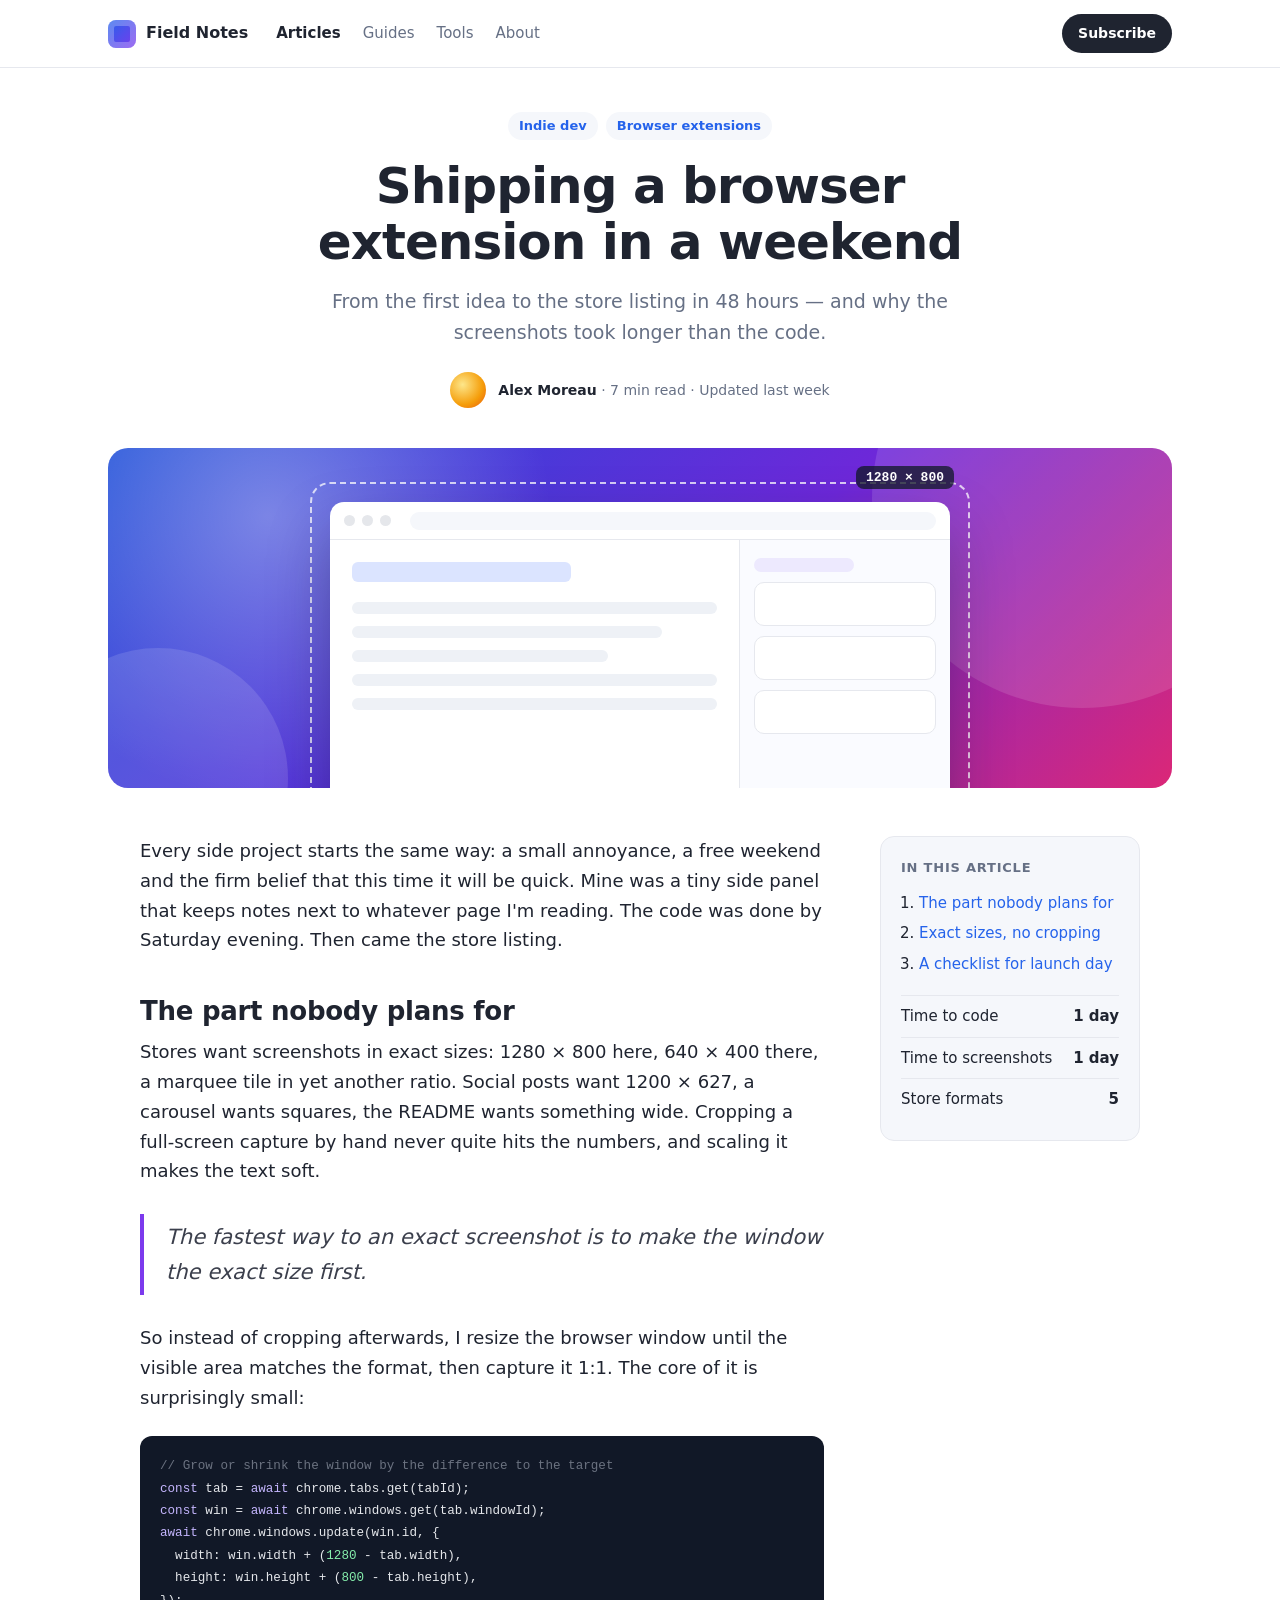
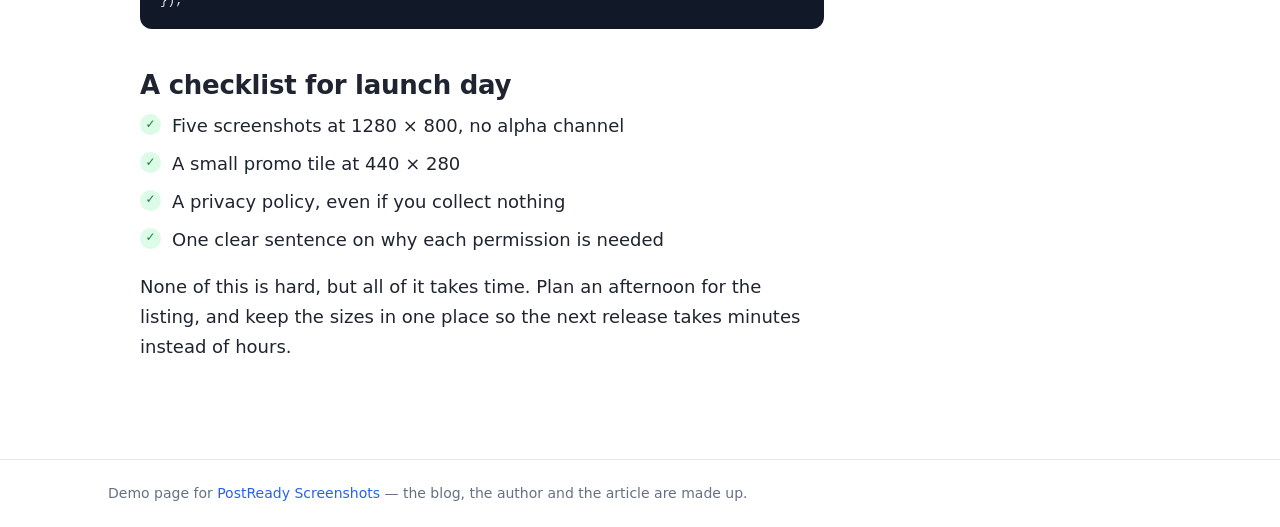
<file: docs/demo/index.html>
<!doctype html>
<html lang="en">
  <head>
    <meta charset="utf-8" />
    <meta name="viewport" content="width=device-width, initial-scale=1" />
    <meta name="robots" content="noindex" />
    <meta name="description" content="Demo page for PostReady Screenshots — a sample article to try the extension on." />
    <title>Shipping a browser extension in a weekend · Field Notes</title>
    <style>
      :root {
        --bg: #ffffff;
        --text: #1f2430;
        --muted: #667085;
        --line: #e6e8ee;
        --soft: #f5f7fb;
        --accent: #2563eb;
        --accent-2: #7c3aed;
        --warm: #f59e0b;
        --code-bg: #111827;
        --code-text: #e5e7eb;
        font-family: system-ui, -apple-system, 'Segoe UI', Roboto, Ubuntu, Cantarell, 'Noto Sans', sans-serif;
      }
      * { box-sizing: border-box; }
      body { margin: 0; background: var(--bg); color: var(--text); line-height: 1.65; }
      a { color: var(--accent); text-decoration: none; }
      a:hover { text-decoration: underline; }

      /* ---------- Site header ---------- */
      .site {
        position: sticky;
        top: 0;
        z-index: 2;
        background: rgba(255, 255, 255, 0.92);
        backdrop-filter: blur(8px);
        border-bottom: 1px solid var(--line);
      }
      .site-inner {
        display: flex;
        align-items: center;
        gap: 28px;
        max-width: 1120px;
        margin: 0 auto;
        padding: 14px 28px;
      }
      .brand { display: flex; align-items: center; gap: 10px; font-weight: 700; color: var(--text); }
      .brand-mark {
        width: 28px;
        height: 28px;
        border-radius: 8px;
        background: linear-gradient(135deg, var(--accent), var(--accent-2));
        box-shadow: inset 0 0 0 6px rgba(255, 255, 255, 0.25);
      }
      .site nav { display: flex; gap: 22px; font-size: 15px; }
      .site nav a { color: var(--muted); }
      .site nav a.current { color: var(--text); font-weight: 600; }
      .subscribe {
        margin-left: auto;
        padding: 8px 16px;
        border-radius: 999px;
        background: var(--text);
        color: #fff;
        font-size: 14px;
        font-weight: 600;
      }
      .subscribe:hover { text-decoration: none; opacity: 0.9; }

      /* ---------- Article head ---------- */
      main { max-width: 1120px; margin: 0 auto; padding: 44px 28px 80px; }
      .head { max-width: 760px; margin: 0 auto; text-align: center; }
      .tags { display: flex; justify-content: center; gap: 8px; margin-bottom: 18px; }
      .tag {
        padding: 3px 11px;
        border-radius: 999px;
        background: var(--soft);
        color: var(--accent);
        font-size: 13px;
        font-weight: 600;
      }
      h1 { margin: 0 0 16px; font-size: clamp(32px, 4.4vw, 50px); line-height: 1.12; letter-spacing: -0.02em; }
      .lede { margin: 0 auto 24px; max-width: 640px; color: var(--muted); font-size: 19px; }
      .byline { display: flex; justify-content: center; align-items: center; gap: 12px; font-size: 14px; color: var(--muted); }
      .avatar {
        width: 36px;
        height: 36px;
        border-radius: 50%;
        background: radial-gradient(circle at 35% 35%, #fde68a, var(--warm) 60%, #ea580c);
      }
      .byline strong { color: var(--text); }

      /* ---------- Hero illustration (pure CSS) ---------- */
      .hero {
        position: relative;
        height: 340px;
        margin: 40px 0 48px;
        overflow: hidden;
        border-radius: 20px;
        background:
          radial-gradient(circle at 15% 20%, rgba(255, 255, 255, 0.35), transparent 30%),
          linear-gradient(135deg, #1d4ed8 0%, #6d28d9 55%, #db2777 100%);
      }
      .hero::before,
      .hero::after {
        content: '';
        position: absolute;
        border-radius: 50%;
        background: rgba(255, 255, 255, 0.12);
      }
      .hero::before { width: 420px; height: 420px; right: -120px; top: -160px; }
      .hero::after { width: 260px; height: 260px; left: -80px; bottom: -120px; }
      .window {
        position: absolute;
        left: 50%;
        top: 54px;
        width: min(620px, 78%);
        height: 320px;
        transform: translateX(-50%);
        border-radius: 14px 14px 0 0;
        background: #fff;
        box-shadow: 0 30px 60px rgba(17, 24, 39, 0.35);
      }
      .window-bar { display: flex; align-items: center; gap: 7px; height: 38px; padding: 0 14px; border-bottom: 1px solid var(--line); }
      .window-bar i { width: 11px; height: 11px; border-radius: 50%; background: #e5e7eb; }
      .window-bar b { flex: 1; height: 18px; margin-left: 12px; border-radius: 9px; background: var(--soft); }
      .window-body { display: grid; grid-template-columns: 1fr 34%; height: calc(100% - 38px); }
      .window-page { padding: 22px; }
      .window-page span { display: block; height: 12px; margin-bottom: 12px; border-radius: 6px; background: #eef1f6; }
      .window-page span:first-child { width: 60%; height: 20px; margin-bottom: 20px; background: #dbe4ff; }
      .window-page span:nth-child(3) { width: 85%; }
      .window-page span:nth-child(4) { width: 70%; }
      .window-panel { padding: 18px 14px; border-left: 1px solid var(--line); background: #fafbff; }
      .window-panel span { display: block; height: 44px; margin-bottom: 10px; border: 1px solid var(--line); border-radius: 10px; background: #fff; }
      .window-panel span:first-child { height: 14px; width: 55%; border: 0; background: #ede9fe; }
      .frame {
        position: absolute;
        inset: 34px calc(50% - min(310px, 39%) - 20px) -20px;
        border: 2px dashed rgba(255, 255, 255, 0.75);
        border-radius: 20px;
      }
      .size-badge {
        position: absolute;
        right: calc(50% - min(310px, 39%) - 4px);
        top: 18px;
        padding: 4px 10px;
        border-radius: 8px;
        background: rgba(17, 24, 39, 0.75);
        color: #fff;
        font: 600 13px ui-monospace, SFMono-Regular, Menlo, Consolas, monospace;
      }

      /* ---------- Article body ---------- */
      .layout { display: grid; grid-template-columns: minmax(0, 1fr) 260px; gap: 56px; max-width: 1000px; margin: 0 auto; }
      article { font-size: 18px; }
      article h2 { margin: 40px 0 10px; font-size: 26px; line-height: 1.25; letter-spacing: -0.01em; }
      article p { margin: 0 0 18px; }
      blockquote {
        margin: 28px 0;
        padding: 6px 0 6px 22px;
        border-left: 4px solid var(--accent-2);
        font-size: 21px;
        font-style: italic;
        color: #3b3f4c;
      }
      pre {
        margin: 24px 0;
        padding: 18px 20px;
        overflow-x: auto;
        border-radius: 12px;
        background: var(--code-bg);
        color: var(--code-text);
        font: 14px/1.6 ui-monospace, SFMono-Regular, Menlo, Consolas, monospace;
      }
      pre .k { color: #c4b5fd; }
      pre .s { color: #86efac; }
      pre .c { color: #6b7280; }
      code { font-family: ui-monospace, SFMono-Regular, Menlo, Consolas, monospace; font-size: 0.9em; }
      p code { padding: 2px 6px; border-radius: 5px; background: var(--soft); }
      .checklist { margin: 0 0 18px; padding: 0; list-style: none; }
      .checklist li { position: relative; margin-bottom: 8px; padding-left: 32px; }
      .checklist li::before {
        content: '✓';
        position: absolute;
        left: 0;
        top: 3px;
        display: grid;
        place-items: center;
        width: 21px;
        height: 21px;
        border-radius: 50%;
        background: #dcfce7;
        color: #15803d;
        font-size: 12px;
        font-weight: 700;
      }

      aside { font-size: 15px; }
      .card { position: sticky; top: 90px; padding: 20px; border: 1px solid var(--line); border-radius: 14px; background: var(--soft); }
      .card h3 { margin: 0 0 12px; font-size: 13px; letter-spacing: 0.06em; text-transform: uppercase; color: var(--muted); }
      .card ol { margin: 0 0 18px; padding-left: 18px; }
      .card li { margin-bottom: 6px; }
      .stat { display: flex; justify-content: space-between; padding: 8px 0; border-top: 1px solid var(--line); }
      .stat b { color: var(--text); }

      footer { border-top: 1px solid var(--line); color: var(--muted); font-size: 14px; }
      footer div { max-width: 1120px; margin: 0 auto; padding: 22px 28px; }

      @media (max-width: 900px) {
        .layout { grid-template-columns: 1fr; }
        aside { display: none; }
        .site nav { display: none; }
      }
    </style>
  </head>
  <body>
    <header class="site">
      <div class="site-inner">
        <a class="brand" href="#"><span class="brand-mark"></span> Field Notes</a>
        <nav>
          <a class="current" href="#">Articles</a>
          <a href="#">Guides</a>
          <a href="#">Tools</a>
          <a href="#">About</a>
        </nav>
        <a class="subscribe" href="#">Subscribe</a>
      </div>
    </header>

    <main>
      <div class="head">
        <div class="tags"><span class="tag">Indie dev</span><span class="tag">Browser extensions</span></div>
        <h1>Shipping a browser extension in a weekend</h1>
        <p class="lede">
          From the first idea to the store listing in 48 hours — and why the screenshots took longer than the code.
        </p>
        <div class="byline">
          <span class="avatar"></span>
          <span><strong>Alex Moreau</strong> · 7 min read · Updated last week</span>
        </div>
      </div>

      <div class="hero" aria-hidden="true">
        <div class="frame"></div>
        <span class="size-badge">1280 × 800</span>
        <div class="window">
          <div class="window-bar"><i></i><i></i><i></i><b></b></div>
          <div class="window-body">
            <div class="window-page"><span></span><span></span><span></span><span></span><span></span><span></span></div>
            <div class="window-panel"><span></span><span></span><span></span><span></span></div>
          </div>
        </div>
      </div>

      <div class="layout">
        <article>
          <p>
            Every side project starts the same way: a small annoyance, a free weekend and the firm belief that this
            time it will be quick. Mine was a tiny side panel that keeps notes next to whatever page I'm reading.
            The code was done by Saturday evening. Then came the store listing.
          </p>

          <h2>The part nobody plans for</h2>
          <p>
            Stores want screenshots in exact sizes: 1280 × 800 here, 640 × 400 there, a marquee tile in yet another
            ratio. Social posts want 1200 × 627, a carousel wants squares, the README wants something wide. Cropping a
            full-screen capture by hand never quite hits the numbers, and scaling it makes the text soft.
          </p>

          <blockquote>The fastest way to an exact screenshot is to make the window the exact size first.</blockquote>

          <p>
            So instead of cropping afterwards, I resize the browser window until the visible area matches the format,
            then capture it 1:1. The core of it is surprisingly small:
          </p>

          <pre><code><span class="c">// Grow or shrink the window by the difference to the target</span>
<span class="k">const</span> tab = <span class="k">await</span> chrome.tabs.get(tabId);
<span class="k">const</span> win = <span class="k">await</span> chrome.windows.get(tab.windowId);
<span class="k">await</span> chrome.windows.update(win.id, {
  width: win.width + (<span class="s">1280</span> - tab.width),
  height: win.height + (<span class="s">800</span> - tab.height),
});</code></pre>

          <h2>A checklist for launch day</h2>
          <ul class="checklist">
            <li>Five screenshots at 1280 × 800, no alpha channel</li>
            <li>A small promo tile at 440 × 280</li>
            <li>A privacy policy, even if you collect nothing</li>
            <li>One clear sentence on why each permission is needed</li>
          </ul>

          <p>
            None of this is hard, but all of it takes time. Plan an afternoon for the listing, and keep the
            sizes in one place so the next release takes minutes instead of hours.
          </p>
        </article>

        <aside>
          <div class="card">
            <h3>In this article</h3>
            <ol>
              <li><a href="#">The part nobody plans for</a></li>
              <li><a href="#">Exact sizes, no cropping</a></li>
              <li><a href="#">A checklist for launch day</a></li>
            </ol>
            <div class="stat"><span>Time to code</span><b>1 day</b></div>
            <div class="stat"><span>Time to screenshots</span><b>1 day</b></div>
            <div class="stat"><span>Store formats</span><b>5</b></div>
          </div>
        </aside>
      </div>
    </main>

    <footer>
      <div>
        Demo page for
        <a href="https://github.com/Stefan-Schmidbauer/postready-screenshots">PostReady Screenshots</a>
        — the blog, the author and the article are made up.
      </div>
    </footer>
  </body>
</html>
</file>
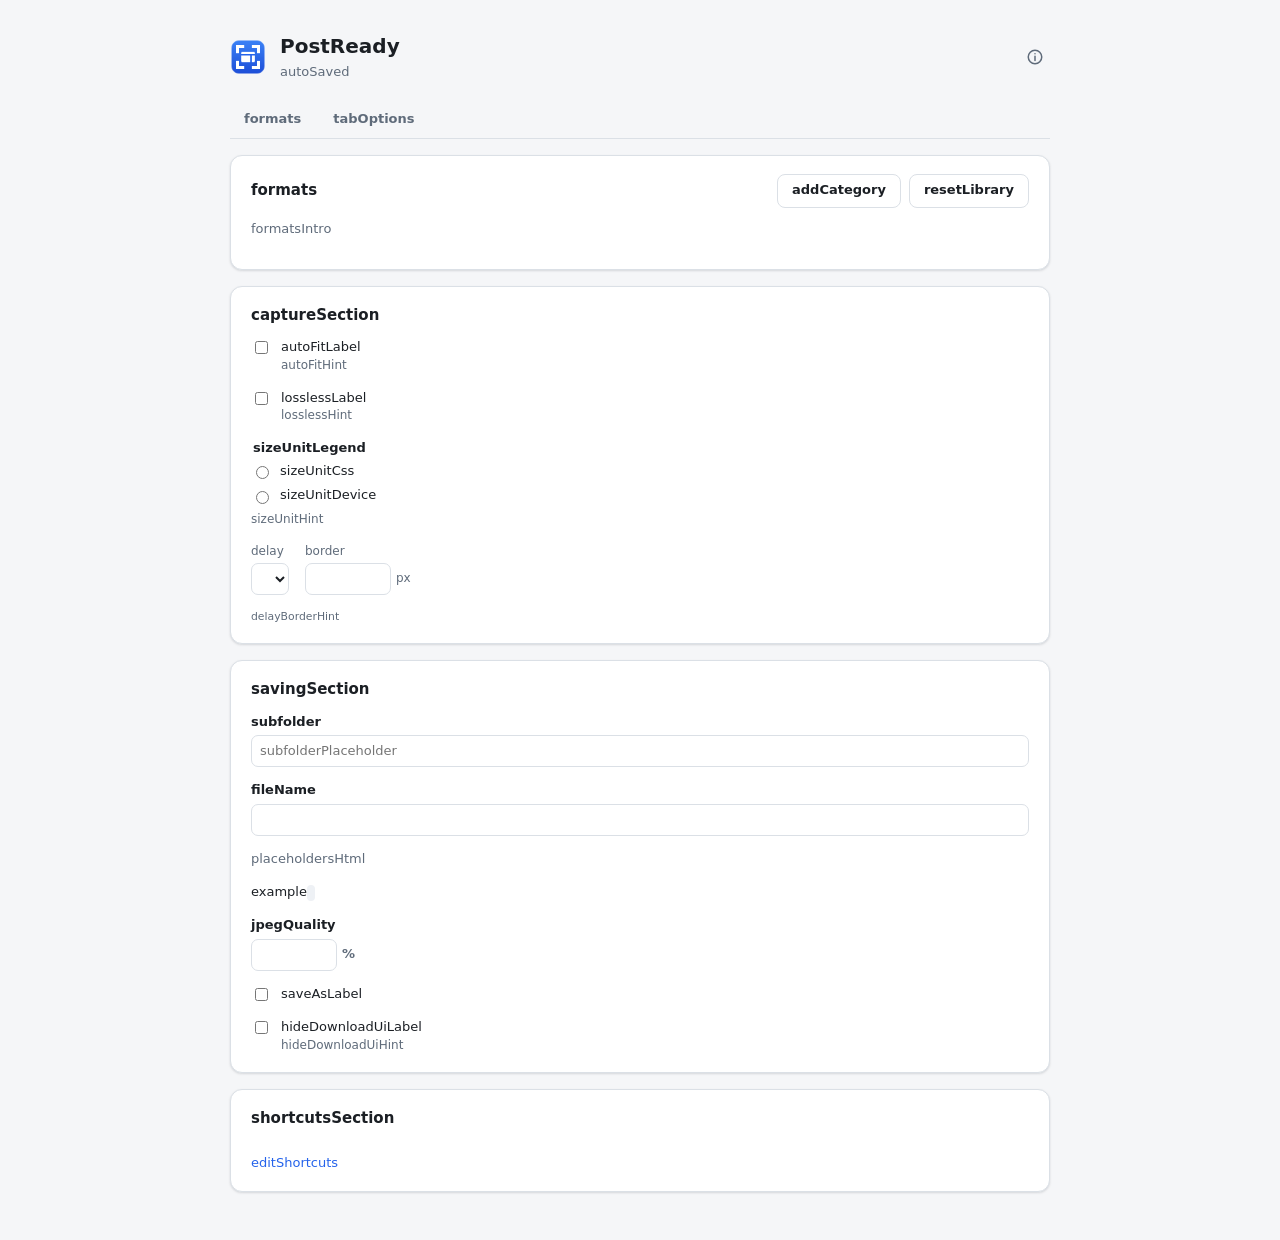
<file: options/options.html>
<!doctype html>
<html lang="en">
  <head>
    <meta charset="utf-8" />
    <meta name="viewport" content="width=device-width, initial-scale=1" />
    <title data-i18n="optionsTitle">PostReady – Settings</title>
    <link rel="stylesheet" href="../ui/base.css" />
    <link rel="stylesheet" href="options.css" />
  </head>
  <body>
    <header class="page-head">
      <img src="../icons/icon48.png" alt="" width="36" height="36" />
      <div class="title">
        <h1>PostReady</h1>
        <p class="muted">
          <span data-i18n="autoSaved"></span>
          <span id="saved" class="ok" data-i18n="savedBadge" hidden></span>
        </p>
      </div>
      <button id="openAbout" class="icon-btn" data-i18n-title="about" data-i18n-aria-label="about"><svg width="18" height="18" viewBox="0 0 24 24" fill="none" stroke="currentColor" stroke-width="2" stroke-linecap="round" aria-hidden="true"><circle cx="12" cy="12" r="9"/><path d="M12 11v5.5M12 7.5v.01"/></svg></button>
    </header>

    <nav class="tabs" role="tablist">
      <button id="tab-formats" class="tab" role="tab" data-tab="formats" aria-controls="panel-formats" data-i18n="formats"></button>
      <button id="tab-options" class="tab" role="tab" data-tab="options" aria-controls="panel-options" data-i18n="tabOptions"></button>
    </nav>

    <main>
      <div id="panel-formats" class="panel" role="tabpanel" aria-labelledby="tab-formats">
        <section class="card">
          <div class="card-head">
            <h2 data-i18n="formats"></h2>
            <div class="add">
              <button id="addCategory" class="btn" data-i18n="addCategory"></button>
              <button id="resetLibrary" class="btn" data-i18n="resetLibrary"></button>
            </div>
          </div>
          <p class="muted" data-i18n="formatsIntro"></p>
          <div id="library" class="library"></div>
        </section>
      </div>

      <div id="panel-options" class="panel" role="tabpanel" aria-labelledby="tab-options">
        <section class="card">
          <h2 data-i18n="captureSection"></h2>
          <div class="grid">
            <label class="check">
              <input type="checkbox" data-key="autoFit" />
              <span>
                <span data-i18n="autoFitLabel"></span>
                <small data-i18n="autoFitHint"></small>
              </span>
            </label>
            <label class="check">
              <input type="checkbox" data-key="lossless" />
              <span>
                <span data-i18n="losslessLabel"></span>
                <small data-i18n="losslessHint"></small>
              </span>
            </label>
            <fieldset class="radios">
              <legend data-i18n="sizeUnitLegend"></legend>
              <label><input type="radio" name="sizeUnit" value="css" data-key="sizeUnit" /> <span data-i18n="sizeUnitCss"></span></label>
              <label><input type="radio" name="sizeUnit" value="device" data-key="sizeUnit" /> <span data-i18n="sizeUnitDevice"></span></label>
              <small class="muted" data-i18n="sizeUnitHint"></small>
            </fieldset>
            <div class="inline-fields">
              <label>
                <span data-i18n="delay"></span>
                <select id="delay" data-key="delaySec" data-type="number"></select>
              </label>
              <label>
                <span data-i18n="border"></span>
                <span class="unit"><input type="number" min="0" max="50" data-key="border" data-type="number" /> px</span>
              </label>
            </div>
            <small class="muted" data-i18n="delayBorderHint"></small>
          </div>
        </section>

        <section class="card">
          <h2 data-i18n="savingSection"></h2>
          <div class="grid">
            <label class="stack">
              <span data-i18n="subfolder"></span>
              <input type="text" data-key="subfolder" data-i18n-placeholder="subfolderPlaceholder" />
            </label>
            <label class="stack">
              <span data-i18n="fileName"></span>
              <input type="text" data-key="filenamePattern" spellcheck="false" />
            </label>
            <p class="muted" data-i18n-html="placeholdersHtml"></p>
            <p class="preview"><span data-i18n="example"></span> <code id="filenamePreview"></code></p>
            <label class="inline-label">
              <span data-i18n="jpegQuality"></span>
              <span class="unit"><input type="number" min="10" max="100" data-key="jpegQuality" data-type="number" /> %</span>
            </label>
            <label class="check">
              <input type="checkbox" data-key="saveAs" />
              <span data-i18n="saveAsLabel"></span>
            </label>
            <label class="check">
              <input type="checkbox" data-key="hideDownloadUi" />
              <span>
                <span data-i18n="hideDownloadUiLabel"></span>
                <small data-i18n="hideDownloadUiHint"></small>
              </span>
            </label>
          </div>
        </section>

        <section class="card">
          <h2 data-i18n="shortcutsSection"></h2>
          <ul id="shortcuts" class="shortcuts"></ul>
          <p><button id="editShortcuts" class="link" data-i18n="editShortcuts"></button></p>
        </section>
      </div>
    </main>

    <template id="categoryTpl">
      <article class="category">
        <div class="category-head">
          <input type="text" class="c-name" data-i18n-aria-label="categoryNameLabel" />
          <span class="c-count muted"></span>
          <button class="icon-btn c-up" data-i18n-title="categoryUp" data-i18n-aria-label="categoryUp">↑</button>
          <button class="icon-btn c-down" data-i18n-title="categoryDown" data-i18n-aria-label="categoryDown">↓</button>
          <button class="icon-btn c-remove" data-i18n-title="removeCategory" data-i18n-aria-label="removeCategory">✕</button>
        </div>
        <div class="c-formats" data-i18n-data-empty="emptyFormats"></div>
        <button class="link c-add" data-i18n="addFormat"></button>
      </article>
    </template>

    <template id="formatTpl">
      <div class="format-row">
        <input type="text" class="f-name" data-i18n-aria-label="formatNameLabel" />
        <span class="size">
          <input type="number" class="f-width" min="100" max="7680" data-i18n-aria-label="widthLabel" />
          <span class="muted">×</span>
          <input type="number" class="f-height" min="100" max="4320" data-i18n-aria-label="heightLabel" />
          <span class="muted">px</span>
        </span>
        <select class="f-category" data-i18n-aria-label="category"></select>
        <span class="f-actions">
          <button class="icon-btn f-up" data-i18n-title="formatUp" data-i18n-aria-label="formatUp">↑</button>
          <button class="icon-btn f-down" data-i18n-title="formatDown" data-i18n-aria-label="formatDown">↓</button>
          <button class="icon-btn f-remove" data-i18n-title="removeFormat" data-i18n-aria-label="removeFormat">✕</button>
        </span>
      </div>
    </template>

    <script type="module" src="options.js"></script>
  </body>
</html>
</file>
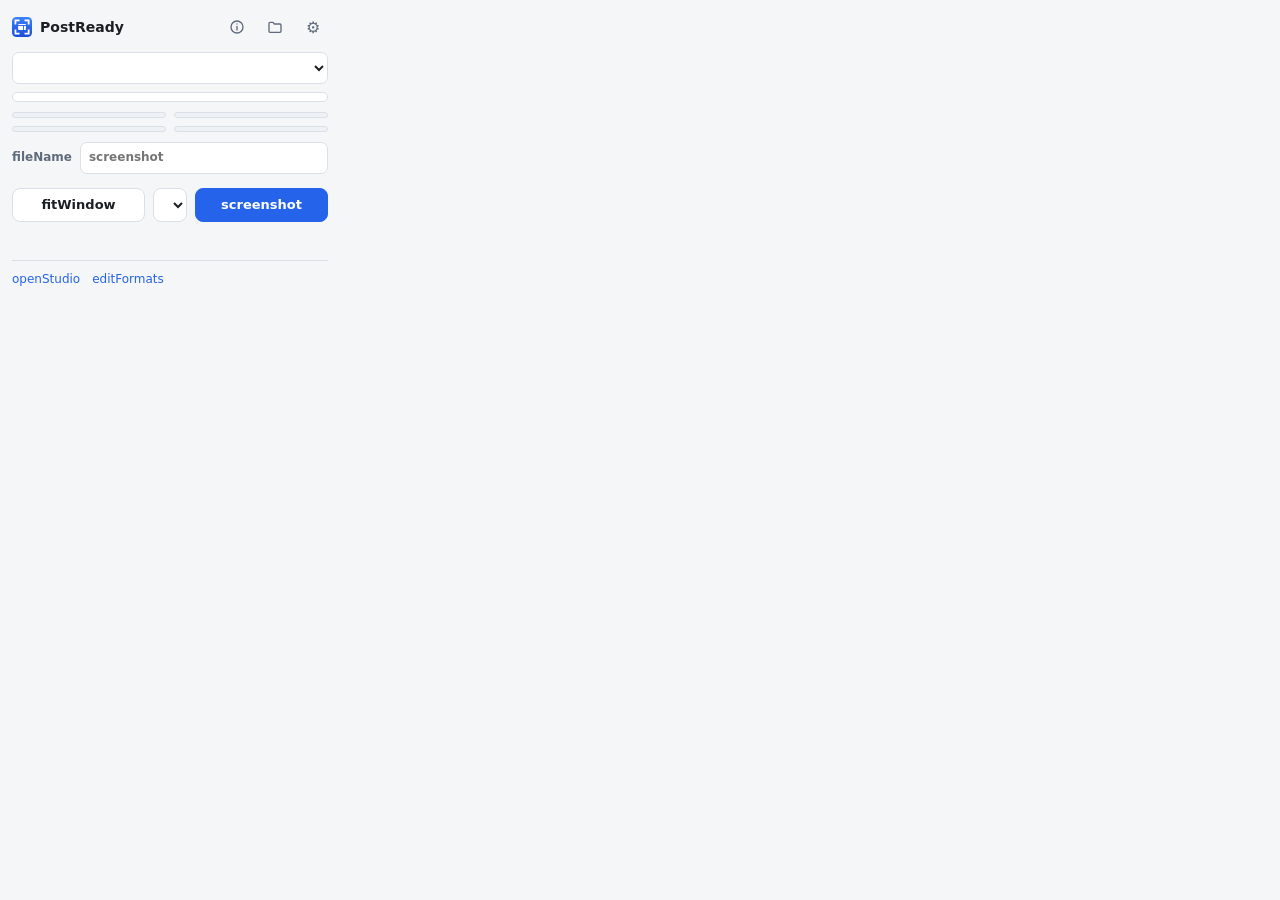
<file: popup/popup.html>
<!doctype html>
<html lang="en">
  <head>
    <meta charset="utf-8" />
    <title>PostReady</title>
    <link rel="stylesheet" href="../ui/base.css" />
    <link rel="stylesheet" href="popup.css" />
  </head>
  <body>
    <header class="head">
      <img src="../icons/icon32.png" alt="" width="20" height="20" />
      <h1>PostReady</h1>
      <button id="openAbout" class="icon-btn" data-i18n-title="about" data-i18n-aria-label="about"><svg width="16" height="16" viewBox="0 0 24 24" fill="none" stroke="currentColor" stroke-width="2" stroke-linecap="round" aria-hidden="true"><circle cx="12" cy="12" r="9"/><path d="M12 11v5.5M12 7.5v.01"/></svg></button>
      <button id="openFolder" class="icon-btn" data-i18n-title="openFolder" data-i18n-aria-label="openFolder"><svg width="16" height="16" viewBox="0 0 24 24" fill="none" stroke="currentColor" stroke-width="2" stroke-linejoin="round" aria-hidden="true"><path d="M3 6.5A1.5 1.5 0 0 1 4.5 5H9l2 2.5h8.5A1.5 1.5 0 0 1 21 9v9.5a1.5 1.5 0 0 1-1.5 1.5h-15A1.5 1.5 0 0 1 3 18.5z"/></svg></button>
      <button id="openOptions" class="icon-btn" data-i18n-title="settings" data-i18n-aria-label="settings">⚙</button>
    </header>

    <select id="category" class="category" data-i18n-aria-label="category"></select>

    <div id="formats" class="formats" role="radiogroup" data-i18n-aria-label="size"></div>

    <div class="options">
      <div class="seg-row">
        <div id="mode" class="seg" role="radiogroup" data-i18n-aria-label="area"></div>
        <div id="fileType" class="seg" role="radiogroup" data-i18n-aria-label="fileType"></div>
      </div>
      <div class="seg-row">
        <div id="heightMode" class="seg" role="radiogroup" data-i18n-aria-label="heightMode"></div>
        <div id="sizeUnit" class="seg" role="radiogroup" data-i18n-aria-label="sizeUnit"></div>
      </div>
    </div>

    <label class="filename">
      <span data-i18n="fileName"></span>
      <input id="baseName" type="text" placeholder="screenshot" spellcheck="false" autocomplete="off" />
    </label>
    <p id="filenamePreview" class="preview"></p>

    <div class="actions">
      <button id="fit" class="btn" data-i18n="fitWindow"></button>
      <select id="delay" class="delay" data-i18n-title="delay" data-i18n-aria-label="delay"></select>
      <button id="shoot" class="btn primary" data-i18n="screenshot"></button>
    </div>

    <p id="status" class="status" aria-live="polite"></p>

    <footer class="foot">
      <span class="links">
        <button id="openStudio" class="link" data-i18n="openStudio"></button>
        <button id="editFormats" class="link" data-i18n="editFormats"></button>
      </span>
      <span id="shortcuts" class="muted"></span>
    </footer>

    <script type="module" src="popup.js"></script>
  </body>
</html>
</file>
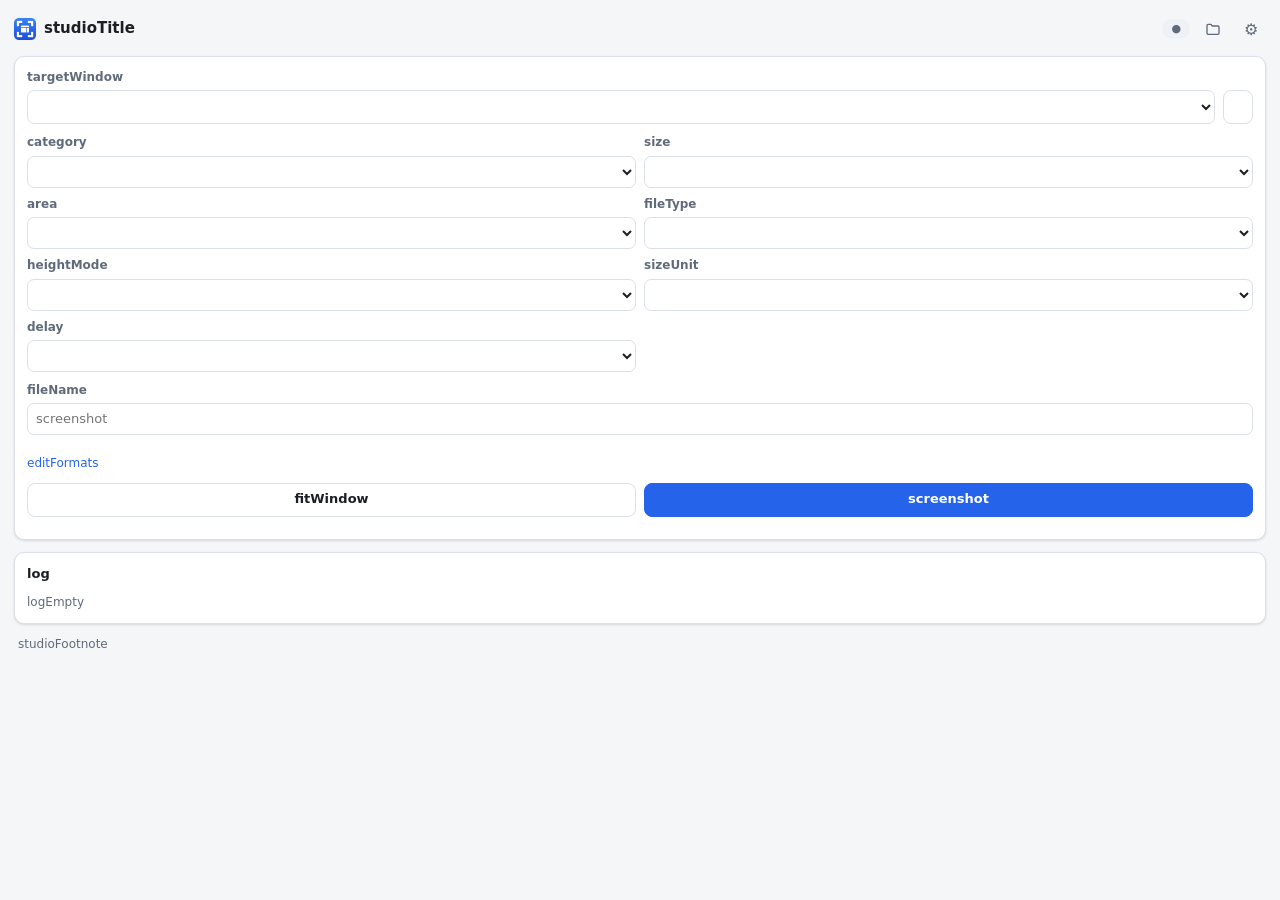
<file: studio/studio.html>
<!doctype html>
<html lang="en">
  <head>
    <meta charset="utf-8" />
    <title data-i18n="studioTitle">PostReady Studio</title>
    <link rel="stylesheet" href="../ui/base.css" />
    <link rel="stylesheet" href="studio.css" />
  </head>
  <body>
    <header class="head">
      <img src="../icons/icon32.png" alt="" width="22" height="22" />
      <h1 data-i18n="studioTitle">PostReady Studio</h1>
      <span id="status" class="pill off"></span>
      <button id="openFolder" class="icon-btn" data-i18n-title="openFolder" data-i18n-aria-label="openFolder"><svg width="16" height="16" viewBox="0 0 24 24" fill="none" stroke="currentColor" stroke-width="2" stroke-linejoin="round" aria-hidden="true"><path d="M3 6.5A1.5 1.5 0 0 1 4.5 5H9l2 2.5h8.5A1.5 1.5 0 0 1 21 9v9.5a1.5 1.5 0 0 1-1.5 1.5h-15A1.5 1.5 0 0 1 3 18.5z"/></svg></button>
      <button id="openOptions" class="icon-btn" data-i18n-title="settings" data-i18n-aria-label="settings">⚙</button>
    </header>

    <main>
      <section class="card">
        <label class="field">
          <span data-i18n="targetWindow"></span>
          <div class="row">
            <select id="window"></select>
            <button id="connect" class="btn"></button>
          </div>
        </label>
        <div class="grid2">
          <label class="field">
            <span data-i18n="category"></span>
            <select id="category"></select>
          </label>
          <label class="field">
            <span data-i18n="size"></span>
            <select id="format"></select>
          </label>
          <label class="field">
            <span data-i18n="area"></span>
            <select id="mode"></select>
          </label>
          <label class="field">
            <span data-i18n="fileType"></span>
            <select id="fileType"></select>
          </label>
          <label class="field">
            <span data-i18n="heightMode"></span>
            <select id="heightMode"></select>
          </label>
          <label class="field">
            <span data-i18n="sizeUnit"></span>
            <select id="sizeUnit"></select>
          </label>
          <label class="field">
            <span data-i18n="delay"></span>
            <select id="delay"></select>
          </label>
        </div>
        <label class="field">
          <span data-i18n="fileName"></span>
          <input id="baseName" type="text" placeholder="screenshot" spellcheck="false" autocomplete="off" />
        </label>
        <p id="filenamePreview" class="hint mono"></p>
        <p class="hint">
          <span id="profileHint"></span>
          <button id="editFormats" class="link" data-i18n="editFormats"></button>
        </p>
        <div class="actions">
          <button id="fit" class="btn" data-i18n="fitWindow"></button>
          <button id="shoot" class="btn primary" data-i18n="screenshot"></button>
        </div>
        <p id="shortcuts" class="hint"></p>
      </section>

      <section id="result" class="card result" hidden>
        <h2 data-i18n="lastScreenshot"></h2>
        <img id="preview" data-i18n-alt="previewAlt" />
        <p id="resultMeta" class="meta"></p>
        <ul id="resultNotes" class="notes"></ul>
      </section>

      <section class="card">
        <h2 data-i18n="log"></h2>
        <ol id="log" class="log" data-i18n-data-empty="logEmpty"></ol>
      </section>

      <p class="hint footnote" data-i18n="studioFootnote"></p>
    </main>

    <script type="module" src="studio.js"></script>
  </body>
</html>
</file>
<file: ui/base.css>
:root {
  color-scheme: light dark;
  --bg: #f5f6f8;
  --surface: #ffffff;
  --surface-2: #eef1f5;
  --text: #1b1f24;
  --muted: #5f6b7a;
  --border: #dbe0e6;
  --accent: #2563eb;
  --accent-hover: #1d4fd7;
  --accent-text: #ffffff;
  --accent-soft: #e7eefe;
  --ok: #15803d;
  --err: #c62828;
  --warn: #b45309;
  --radius: 10px;
  --shadow: 0 1px 2px rgb(16 24 40 / 0.06), 0 1px 3px rgb(16 24 40 / 0.08);
  font: 13px/1.45 system-ui, -apple-system, 'Segoe UI', Roboto, sans-serif;
}

@media (prefers-color-scheme: dark) {
  :root {
    --bg: #15171b;
    --surface: #1e2127;
    --surface-2: #272b33;
    --text: #e8eaed;
    --muted: #9aa4b2;
    --border: #353b45;
    --accent: #5b8cff;
    --accent-hover: #7aa2ff;
    --accent-text: #0d1220;
    --accent-soft: #23304d;
    --ok: #4ade80;
    --err: #f87171;
    --warn: #fbbf24;
    --shadow: none;
  }
}

* { box-sizing: border-box; }

/* `hidden` must also hide elements that get a display value from a class (e.g. .card) */
[hidden] { display: none !important; }

body {
  margin: 0;
  background: var(--bg);
  color: var(--text);
}

h1, h2, h3 { margin: 0; font-weight: 600; }

.muted { color: var(--muted); }
.ok { color: var(--ok); }
.err { color: var(--err); }
.warn { color: var(--warn); }

.btn {
  display: inline-flex;
  align-items: center;
  justify-content: center;
  gap: 6px;
  min-height: 34px;
  padding: 6px 14px;
  border: 1px solid var(--border);
  border-radius: 8px;
  background: var(--surface);
  color: var(--text);
  font: inherit;
  font-weight: 550;
  cursor: pointer;
  transition: background 0.12s, border-color 0.12s;
}
.btn:hover { background: var(--surface-2); }
.btn:disabled { opacity: 0.55; cursor: default; }
.btn.primary { background: var(--accent); border-color: var(--accent); color: var(--accent-text); }
.btn.primary:hover:not(:disabled) { background: var(--accent-hover); border-color: var(--accent-hover); }

.link {
  padding: 0;
  border: 0;
  background: none;
  color: var(--accent);
  font: inherit;
  cursor: pointer;
}
.link:hover { text-decoration: underline; }

.icon-btn {
  display: inline-grid;
  place-items: center;
  width: 30px;
  height: 30px;
  padding: 0;
  border: 0;
  border-radius: 7px;
  background: none;
  color: var(--muted);
  font-size: 16px;
  cursor: pointer;
}
.icon-btn:hover { background: var(--surface-2); color: var(--text); }

input[type='text'],
input[type='number'],
select {
  min-height: 32px;
  padding: 5px 8px;
  border: 1px solid var(--border);
  border-radius: 7px;
  background: var(--surface);
  color: var(--text);
  font: inherit;
}
input:focus-visible,
select:focus-visible,
button:focus-visible {
  outline: 2px solid var(--accent);
  outline-offset: 1px;
}

input[type='checkbox'],
input[type='radio'] { accent-color: var(--accent); }

kbd {
  padding: 1px 5px;
  border: 1px solid var(--border);
  border-bottom-width: 2px;
  border-radius: 4px;
  background: var(--surface-2);
  font: 11px ui-monospace, SFMono-Regular, Menlo, monospace;
}

/* ---------- About dialog (ui/about.js) ---------- */

.about {
  width: min(340px, calc(100vw - 24px));
  padding: 0;
  border: 1px solid var(--border);
  border-radius: 12px;
  background: var(--surface);
  color: var(--text);
  box-shadow: 0 12px 32px rgb(0 0 0 / 0.25);
}
.about::backdrop { background: rgb(0 0 0 / 0.45); }

.about-bar {
  display: flex;
  align-items: center;
  justify-content: space-between;
  padding: 10px 14px;
  border-bottom: 1px solid var(--border);
}
.about-bar strong { font-size: 14px; }
.about-body { padding: 18px 14px 14px; }

.about-logo { display: block; margin: 0 auto 10px; }
.about-name { font-size: 17px; font-weight: 700; text-align: center; }
.about-tagline { margin-top: 2px; color: var(--muted); text-align: center; }
.about-motto {
  margin-top: 6px;
  color: var(--muted);
  font-size: 11px;
  font-weight: 700;
  letter-spacing: 0.12em;
  text-align: center;
  opacity: 0.8;
}

.about-group {
  margin-top: 14px;
  border: 1px solid var(--border);
  border-radius: var(--radius);
  overflow: hidden;
}
.about-row {
  display: flex;
  align-items: center;
  justify-content: space-between;
  gap: 10px;
  padding: 9px 12px;
  color: inherit;
  text-decoration: none;
}
.about-row + .about-row { border-top: 1px solid var(--border); }
a.about-row:hover { background: var(--surface-2); }
.about-label { color: var(--muted); }
/* Last group: actions (rate, feedback) rather than facts */
.about-actions .about-label { color: var(--text); }
.about-value { font-weight: 550; text-align: right; }
.about-value.link { color: var(--accent); }
.about-value.star { color: #f5a623; }

.about-foot { margin: 12px 0 0; color: var(--muted); font-size: 11px; text-align: center; }
.about-foot + .about-foot { margin-top: 2px; }
</file>
<file: options/options.css>
body { padding: 32px 16px 48px; }

.page-head,
.tabs,
main {
  max-width: 820px;
  margin: 0 auto;
}

.page-head {
  display: flex;
  align-items: center;
  gap: 14px;
  margin-bottom: 20px;
}
.page-head .title { flex: 1; }
.page-head h1 { font-size: 20px; }
.page-head p { margin: 2px 0 0; }

main,
.panel { display: grid; gap: 16px; }

.tabs {
  display: flex;
  gap: 4px;
  margin-bottom: 16px;
  border-bottom: 1px solid var(--border);
}
.tab {
  margin-bottom: -1px;
  padding: 8px 14px;
  border: 0;
  border-bottom: 2px solid transparent;
  background: none;
  color: var(--muted);
  font: inherit;
  font-weight: 600;
  cursor: pointer;
}
.tab:hover { color: var(--text); }
.tab[aria-selected='true'] { border-bottom-color: var(--accent); color: var(--accent); }

.card {
  display: grid;
  gap: 12px;
  padding: 18px 20px;
  border: 1px solid var(--border);
  border-radius: 12px;
  background: var(--surface);
  box-shadow: var(--shadow);
}
.card h2 { font-size: 15px; }
.card p { margin: 0; }

.card-head {
  display: flex;
  flex-wrap: wrap;
  align-items: center;
  justify-content: space-between;
  gap: 10px;
}
.add { display: flex; flex-wrap: wrap; gap: 8px; }

.grid { display: grid; gap: 14px; }

.inline-fields label {
  display: grid;
  gap: 3px;
  font-size: 12px;
  color: var(--muted);
}
.inline-fields input[type='number'],
.inline-label input[type='number'] { width: 86px; }

.unit { display: inline-flex; align-items: center; gap: 5px; color: var(--muted); }

.inline-fields { display: flex; flex-wrap: wrap; gap: 16px; }

.check {
  display: flex;
  align-items: flex-start;
  gap: 10px;
  cursor: pointer;
}
.check input { margin-top: 3px; }
.check small,
.radios small { display: block; color: var(--muted); font-size: 12px; }

.radios {
  display: grid;
  gap: 6px;
  margin: 0;
  padding: 0;
  border: 0;
}
.radios legend { margin-bottom: 4px; font-weight: 600; }
.radios label { display: flex; align-items: center; gap: 8px; cursor: pointer; }

.stack { display: grid; gap: 4px; font-weight: 600; }
.stack input { font-weight: 400; }

code {
  padding: 1px 4px;
  border-radius: 4px;
  background: var(--surface-2);
  font: 12px ui-monospace, SFMono-Regular, Menlo, monospace;
}
.preview code { overflow-wrap: anywhere; }

.shortcuts { margin: 0; padding-left: 18px; }

.library { display: grid; gap: 12px; }

.category {
  display: grid;
  gap: 8px;
  padding: 12px 14px;
  border: 1px solid var(--border);
  border-radius: var(--radius);
  background: var(--bg);
}
.category-head { display: flex; align-items: center; gap: 6px; }
.category-head .c-name { flex: 1; min-width: 0; font-weight: 600; }
.c-count { margin: 0 6px; font-size: 12px; white-space: nowrap; }
.c-formats { display: grid; gap: 6px; }
.c-formats:empty::before { content: attr(data-empty); color: var(--muted); font-size: 12px; }
.c-add { justify-self: start; font-size: 12px; }

.format-row {
  display: grid;
  grid-template-columns: minmax(140px, 1fr) auto minmax(120px, 170px) auto;
  align-items: center;
  gap: 8px;
}
.format-row .f-name { min-width: 0; }
.format-row .size { display: inline-flex; align-items: center; gap: 5px; }
.format-row input[type='number'] { width: 78px; }
.format-row.active .f-name { border-color: var(--accent); }
.f-actions { display: inline-flex; }
.f-actions .icon-btn,
.category-head .icon-btn { width: 26px; height: 26px; font-size: 14px; }

.icon-btn.confirm,
.btn.confirm { background: var(--err); border-color: var(--err); color: #fff; }

.inline-label { display: grid; gap: 4px; font-weight: 600; }

@media (max-width: 640px) {
  .format-row { grid-template-columns: 1fr auto; }
  .format-row .f-category { grid-column: 1; }
}
</file>
<file: popup/popup.css>
body {
  width: 340px;
  padding: 12px;
}

.head {
  display: flex;
  align-items: center;
  gap: 8px;
  margin-bottom: 10px;
}
.head h1 { flex: 1; font-size: 14px; }

.category {
  width: 100%;
  font-weight: 600;
}

.formats {
  display: grid;
  gap: 2px;
  max-height: 232px;
  margin-top: 8px;
  padding: 4px;
  overflow-y: auto;
  border: 1px solid var(--border);
  border-radius: var(--radius);
  background: var(--surface);
}

.format {
  display: flex;
  align-items: center;
  gap: 8px;
  padding: 6px 8px;
  border-radius: 7px;
  cursor: pointer;
}
.format:hover { background: var(--surface-2); }
.format:has(input:checked) { background: var(--accent-soft); }
.format input { margin: 0; }
.format .name { flex: 1; min-width: 0; overflow: hidden; text-overflow: ellipsis; white-space: nowrap; }
.format .size { color: var(--muted); font-size: 12px; font-variant-numeric: tabular-nums; white-space: nowrap; }
.format:has(input:checked) .name { font-weight: 600; }

.empty { margin: 0; padding: 10px 8px; color: var(--muted); }

.options {
  display: grid;
  gap: 8px;
  margin-top: 10px;
}
/* Two segments per row; they only wrap if the labels don't fit (long translations, big fonts) */
.seg-row { display: flex; flex-wrap: wrap; gap: 8px; }
.seg-row .seg { flex: 1 1 auto; }

.seg {
  display: flex;
  padding: 2px;
  border: 1px solid var(--border);
  border-radius: 8px;
  background: var(--surface-2);
}
.seg label {
  flex: 1;
  padding: 4px 8px;
  border-radius: 6px;
  color: var(--muted);
  font-size: 12px;
  font-weight: 550;
  text-align: center;
  white-space: nowrap;
  cursor: pointer;
}
.seg label:hover { color: var(--text); }
.seg label:has(input:checked) {
  background: var(--surface);
  color: var(--text);
  box-shadow: var(--shadow);
}
.seg label:has(input:focus-visible) { outline: 2px solid var(--accent); outline-offset: -2px; }
.seg input { position: absolute; opacity: 0; pointer-events: none; }

.filename {
  display: flex;
  align-items: center;
  gap: 8px;
  margin-top: 10px;
  font-size: 12px;
  font-weight: 600;
  color: var(--muted);
}
.filename input { flex: 1; min-width: 0; color: var(--text); }

.preview {
  margin: 4px 0 0;
  color: var(--muted);
  font: 11px ui-monospace, SFMono-Regular, Menlo, monospace;
  overflow: hidden;
  text-overflow: ellipsis;
  white-space: nowrap;
}

.actions {
  display: grid;
  grid-template-columns: 1fr auto 1fr;
  gap: 8px;
  margin-top: 10px;
}

.delay {
  min-height: 34px;
  padding: 4px 6px;
  border-radius: 8px;
  font-variant-numeric: tabular-nums;
  cursor: pointer;
}

.status {
  min-height: 18px;
  margin: 10px 0 0;
  font-size: 12px;
  overflow-wrap: anywhere;
}

.foot {
  display: flex;
  justify-content: space-between;
  align-items: center;
  gap: 8px;
  margin-top: 10px;
  padding-top: 10px;
  border-top: 1px solid var(--border);
  font-size: 12px;
}
.links { display: flex; gap: 12px; }
</file>
<file: studio/studio.css>
body { padding: 14px; }

.head {
  display: flex;
  align-items: center;
  gap: 8px;
  margin-bottom: 12px;
}
.head h1 { flex: 1; font-size: 15px; }

.pill {
  padding: 2px 9px;
  border-radius: 999px;
  font-size: 11px;
  font-weight: 600;
  white-space: nowrap;
}
.pill::before { content: '● '; }
.pill.off { background: var(--surface-2); color: var(--muted); }
.pill.pending { background: color-mix(in srgb, var(--warn) 18%, transparent); color: var(--warn); }
.pill.on { background: color-mix(in srgb, var(--ok) 18%, transparent); color: var(--ok); }

main { display: grid; gap: 12px; }

.card {
  display: grid;
  gap: 10px;
  padding: 12px;
  border: 1px solid var(--border);
  border-radius: var(--radius);
  background: var(--surface);
  box-shadow: var(--shadow);
}
.card h2 { font-size: 13px; }

.field { display: grid; gap: 4px; }
.field > span { font-size: 12px; font-weight: 600; color: var(--muted); }
.field select { width: 100%; min-width: 0; }

.row { display: flex; gap: 8px; }

.grid2 { display: grid; grid-template-columns: 1fr 1fr; gap: 8px; }
.row select { flex: 1; }

.actions { display: grid; grid-template-columns: 1fr 1fr; gap: 8px; }

.hint { margin: 0; color: var(--muted); font-size: 12px; }
.hint.mono { margin-top: -6px; font: 11px ui-monospace, SFMono-Regular, Menlo, monospace; overflow-wrap: anywhere; }
.field input[type='text'] { width: 100%; }
.footnote { padding: 0 4px; }

.result img {
  width: 100%;
  height: auto;
  border: 1px solid var(--border);
  border-radius: 6px;
  background: repeating-conic-gradient(var(--surface-2) 0 25%, transparent 0 50%) 0 0 / 16px 16px;
}
.meta { margin: 0; font-size: 12px; overflow-wrap: anywhere; }
.notes { margin: 0; padding-left: 18px; color: var(--muted); font-size: 12px; }
.notes:empty { display: none; }

.log {
  display: grid;
  gap: 4px;
  max-height: 180px;
  margin: 0;
  padding: 0;
  overflow-y: auto;
  list-style: none;
  font-size: 12px;
}
.log li { display: flex; gap: 8px; }
.log time { color: var(--muted); font-variant-numeric: tabular-nums; flex: none; }
.log li.ok span { color: var(--ok); }
.log li.err span { color: var(--err); }
.log:empty::before { content: attr(data-empty); color: var(--muted); }
</file>
